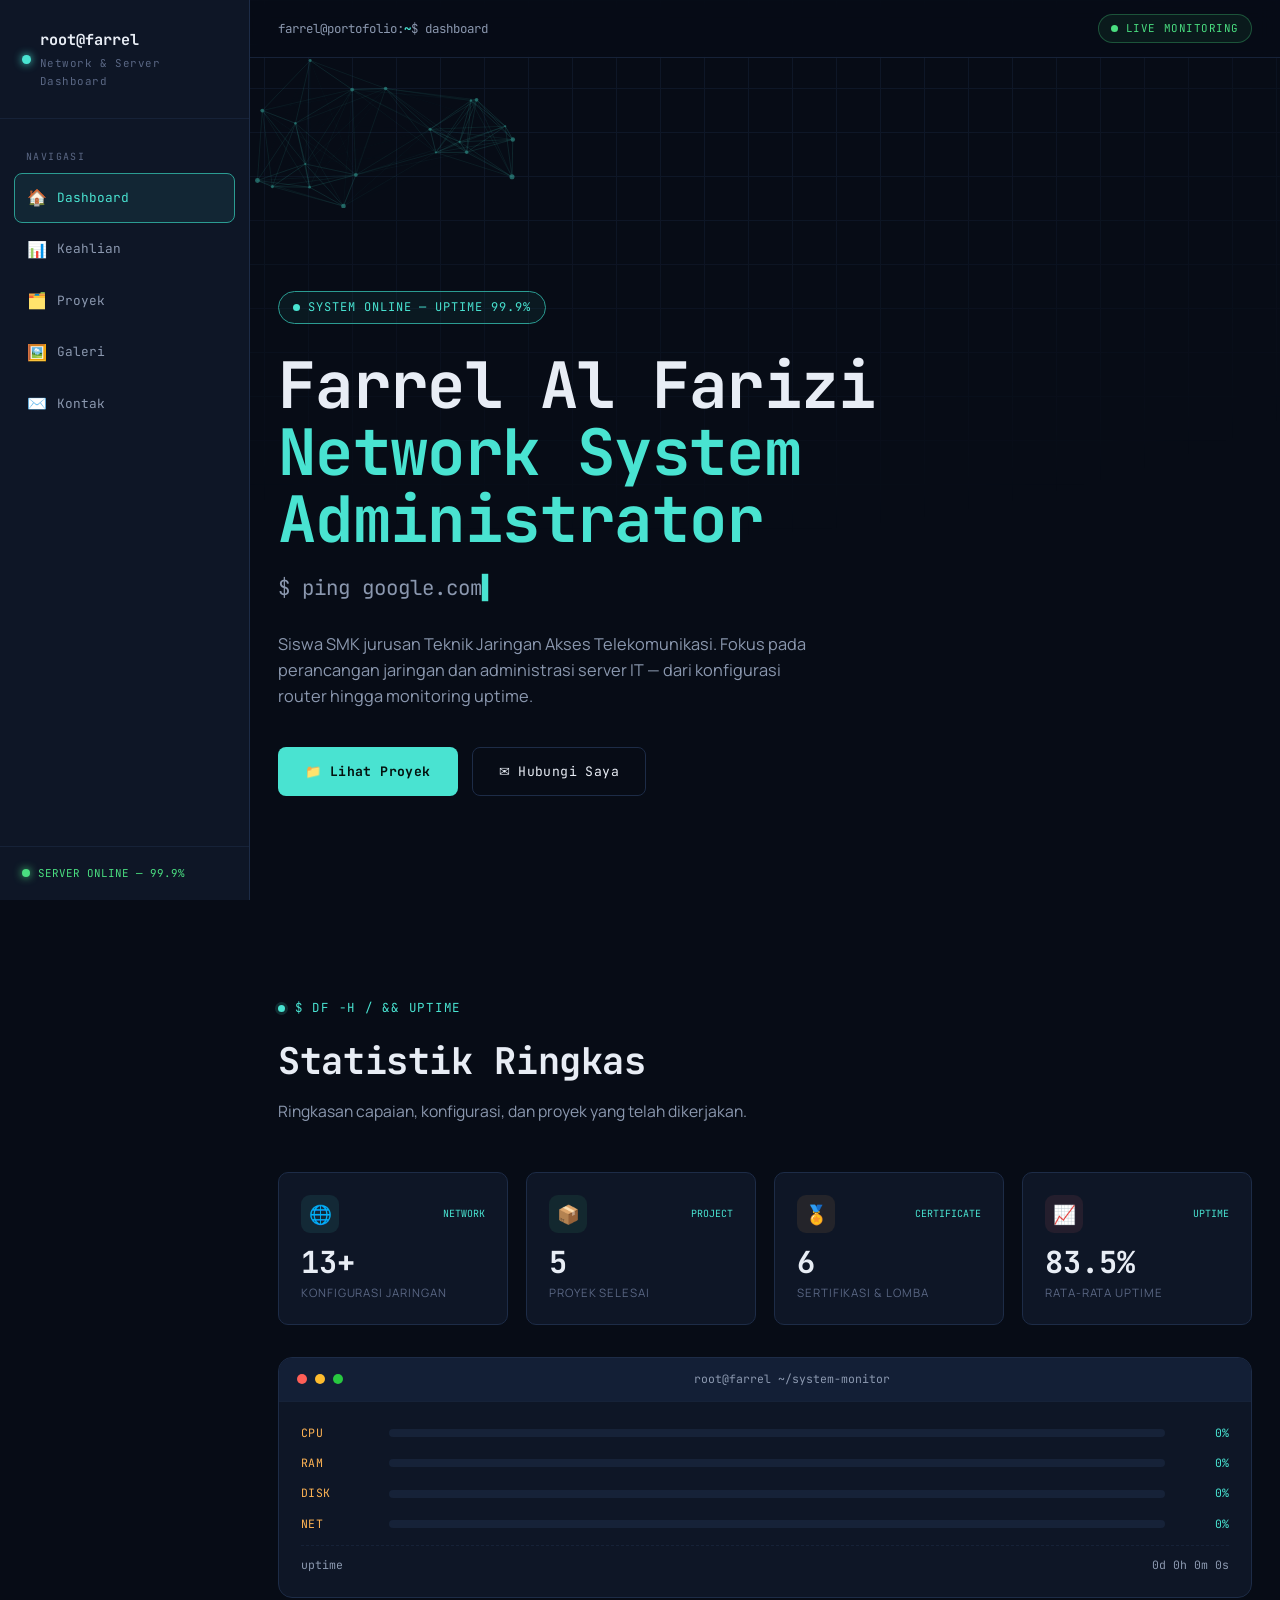
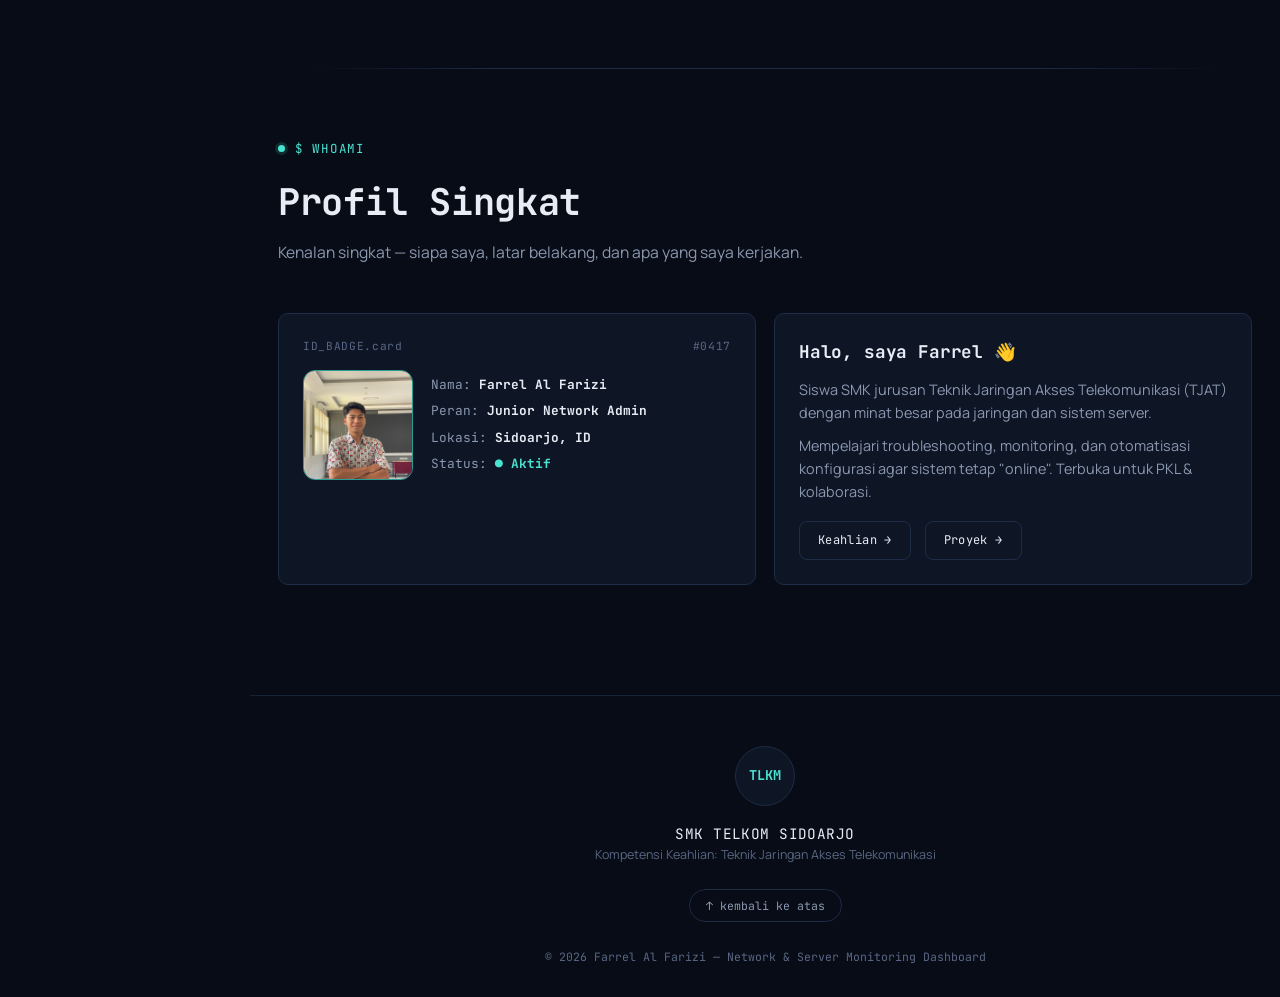
<file: index.html>
<!DOCTYPE html>
<html lang="id">
<head>
<meta charset="UTF-8">
<meta name="viewport" content="width=device-width, initial-scale=1.0">
<title>Farrel Al Farizi — Network & System Administrator | Dashboard</title>
<link rel="preconnect" href="https://fonts.googleapis.com">
<link rel="preconnect" href="https://fonts.gstatic.com" crossorigin>
<link href="https://fonts.googleapis.com/css2?family=JetBrains+Mono:wght@400;500;600;700;800&family=Manrope:wght@400;500;600;700;800&display=swap" rel="stylesheet">
<link rel="stylesheet" href="style.css">
</head>
<body>

<div class="grid-bg"></div>

<div class="layout">

  <!-- ================= SIDEBAR ================= -->
  <aside class="sidebar" id="sidebar">
    <div class="sidebar-head">
      <div class="sidebar-logo">
        <span class="dot"></span>
        <div>root@farrel<small>Network &amp; Server Dashboard</small></div>
      </div>
    </div>
    <nav class="sidebar-nav">
      <div class="nav-label">Navigasi</div>
      <a href="index.html" class="active"><span class="ic">🏠</span>Dashboard</a>
      <a href="skills.html"><span class="ic">📊</span>Keahlian</a>
      <a href="projects.html"><span class="ic">🗂️</span>Proyek</a>
      <a href="gallery.html"><span class="ic">🖼️</span>Galeri</a>
      <a href="contact.html"><span class="ic">✉️</span>Kontak</a>
    </nav>
    <div class="sidebar-foot">
      <div class="status"><span class="dot-s"></span>SERVER ONLINE — 99.9%</div>
    </div>
  </aside>

  <!-- ================= MAIN ================= -->
  <main class="main">

    <!-- topbar -->
    <div class="topbar">
      <button class="menu-btn" id="menuBtn">☰</button>
      <div class="crumb">farrel@portofolio:<b>~</b>$ <span>dashboard</span></div>
      <div class="spacer"></div>
      <div class="live"><span class="blink"></span>LIVE MONITORING</div>
    </div>

    <!-- ============ HERO ============ -->
    <section class="hero" id="beranda">
      <canvas id="netCanvas"></canvas>
      <div class="container hero-inner">
        <div class="status-pill"><span class="blink"></span>SYSTEM ONLINE — UPTIME 99.9%</div>
        <h1>Farrel Al Farizi<br><span class="accent">Network System Administrator</span></h1>
        <div class="role-line">$ <span id="typeTarget"></span><span class="cursor">▌</span></div>
        <p class="desc">Siswa SMK jurusan Teknik Jaringan Akses Telekomunikasi. Fokus pada perancangan jaringan dan administrasi server IT — dari konfigurasi router hingga monitoring uptime.</p>
        <div class="btn-row">
          <a href="projects.html" class="btn btn-primary">📁 Lihat Proyek</a>
          <a href="contact.html" class="btn btn-ghost">✉ Hubungi Saya</a>
        </div>
      </div>
    </section>

    <!-- ============ STATS OVERVIEW ============ -->
    <section class="section-pad" id="statistik" style="padding-top:40px;">
      <div class="container">
        <div class="eyebrow">$ df -h / && uptime</div>
        <h2 class="section-title reveal">Statistik Ringkas</h2>
        <p class="section-sub reveal">Ringkasan capaian, konfigurasi, dan proyek yang telah dikerjakan.</p>

        <div class="stat-grid">
          <div class="stat-card reveal">
            <div class="stat-top"><div class="stat-ic">🌐</div><div class="stat-tag">NETWORK</div></div>
            <div class="stat-num" data-count="15" data-suffix="+">0</div>
            <div class="stat-lbl">Konfigurasi Jaringan</div>
          </div>
          <div class="stat-card reveal">
            <div class="stat-top"><div class="stat-ic green">📦</div><div class="stat-tag">PROJECT</div></div>
            <div class="stat-num" data-count="6">0</div>
            <div class="stat-lbl">Proyek Selesai</div>
          </div>
          <div class="stat-card reveal">
            <div class="stat-top"><div class="stat-ic amber">🏅</div><div class="stat-tag">CERTIFICATE</div></div>
            <div class="stat-num" data-count="7">0</div>
            <div class="stat-lbl">Sertifikasi &amp; Lomba</div>
          </div>
          <div class="stat-card reveal">
            <div class="stat-top"><div class="stat-ic red">📈</div><div class="stat-tag">UPTIME</div></div>
            <div class="stat-num" data-count="99.9" data-decimal="1" data-suffix="%">0</div>
            <div class="stat-lbl">Rata-rata Uptime</div>
          </div>
        </div>

        <!-- live monitor widget -->
        <div class="monitor reveal" style="margin-top:32px;">
          <div class="monitor-head">
            <span class="t-dot r"></span><span class="t-dot y"></span><span class="t-dot g"></span>
            <span class="t-title">root@farrel ~/system-monitor</span>
          </div>
          <div class="monitor-body">
            <div class="metric-row"><span class="m-name">CPU</span><div class="m-bar"><i></i></div><span class="m-val">0%</span></div>
            <div class="metric-row"><span class="m-name">RAM</span><div class="m-bar"><i></i></div><span class="m-val">0%</span></div>
            <div class="metric-row"><span class="m-name">DISK</span><div class="m-bar"><i></i></div><span class="m-val">0%</span></div>
            <div class="metric-row"><span class="m-name">NET</span><div class="m-bar"><i></i></div><span class="m-val">0%</span></div>
            <div class="uptime-line"><span>uptime</span><span class="u-val">0d 0h 0m 0s</span></div>
          </div>
        </div>
      </div>
    </section>

    <div class="container"><div class="divider"></div></div>

    <!-- ============ PROFIL RINGKAS ============ -->
    <section class="section-pad" id="profil">
      <div class="container">
        <div class="eyebrow">$ whoami</div>
        <h2 class="section-title reveal">Profil Singkat</h2>
        <p class="section-sub reveal">Kenalan singkat — siapa saya, latar belakang, dan apa yang saya kerjakan.</p>

        <div class="stat-grid" style="grid-template-columns:repeat(auto-fit,minmax(300px,1fr));">
          <div class="card card-pad reveal">
            <div class="id-card-head" style="font-family:var(--mono);font-size:.7rem;color:var(--text-faint);letter-spacing:.06em;margin-bottom:14px;display:flex;justify-content:space-between;">
              <span>ID_BADGE.card</span><span>#0417</span>
            </div>
            <div style="display:flex;gap:18px;align-items:center;">
              <div style="width:110px;height:110px;border-radius:12px;overflow:hidden;border:1px solid var(--cyan-dim);flex-shrink:0;">
                <img src="data diri.jpeg" alt="Foto Farrel" style="width:100%;height:100%;object-fit:cover;">
              </div>
              <div style="font-family:var(--mono);font-size:.8rem;color:var(--text-dim);">
                <div style="margin-bottom:6px;">Nama: <b style="color:var(--text)">Farrel Al Farizi</b></div>
                <div style="margin-bottom:6px;">Peran: <b style="color:var(--text)">Junior Network Admin</b></div>
                <div style="margin-bottom:6px;">Lokasi: <b style="color:var(--text)">Sidoarjo, ID</b></div>
                <div>Status: <b style="color:var(--cyan)">● Aktif</b></div>
              </div>
            </div>
          </div>

          <div class="card card-pad reveal">
            <h3 style="font-size:1.1rem;margin-bottom:12px;">Halo, saya Farrel 👋</h3>
            <p style="color:var(--text-dim);font-size:.9rem;margin-bottom:10px;">Siswa SMK jurusan Teknik Jaringan Akses Telekomunikasi (TJAT) dengan minat besar pada jaringan dan sistem server.</p>
            <p style="color:var(--text-dim);font-size:.9rem;">Mempelajari troubleshooting, monitoring, dan otomatisasi konfigurasi agar sistem tetap "online". Terbuka untuk PKL &amp; kolaborasi.</p>
            <div class="btn-row" style="margin-top:18px;">
              <a href="skills.html" class="btn btn-ghost" style="padding:9px 18px;font-size:.75rem;">Keahlian →</a>
              <a href="projects.html" class="btn btn-ghost" style="padding:9px 18px;font-size:.75rem;">Proyek →</a>
            </div>
          </div>
        </div>
      </div>
    </section>

    <!-- ============ FOOTER ============ -->
    <footer>
      <div class="container footer-inner">
        <div class="school-badge">TLKM</div>
        <div>
          <div class="school-name">SMK TELKOM SIDOARJO</div>
          <div class="school-sub">Kompetensi Keahlian: Teknik Jaringan Akses Telekomunikasi</div>
        </div>
        <button class="back-top" id="backTop">↑ kembali ke atas</button>
        <div class="copyright">© 2026 Farrel Al Farizi — Network &amp; Server Monitoring Dashboard</div>
      </div>
    </footer>

  </main>
</div>

<script src="main.js"></script>
<script>
/* ---------- counting animation for stat numbers ---------- */
function initCounters(){
  const nums = document.querySelectorAll('.stat-num[data-count]');
  const obs = new IntersectionObserver((entries)=>{
    entries.forEach(e=>{
      if(!e.isIntersecting) return;
      const el = e.target;
      const target = parseFloat(el.dataset.count);
      const dec = parseInt(el.dataset.decimal||'0');
      const suffix = el.dataset.suffix||'';
      const dur = 1200, start = performance.now();
      (function tick(now){
        const p = Math.min(1,(now-start)/dur);
        const ease = 1 - Math.pow(1-p,3);
        el.textContent = (target*ease).toFixed(dec) + suffix;
        if(p<1) requestAnimationFrame(tick);
      })(start);
      obs.unobserve(el);
    });
  },{threshold:0.5});
  nums.forEach(n=>obs.observe(n));
}
initCounters();
</script>
</body>
</html>
</file>
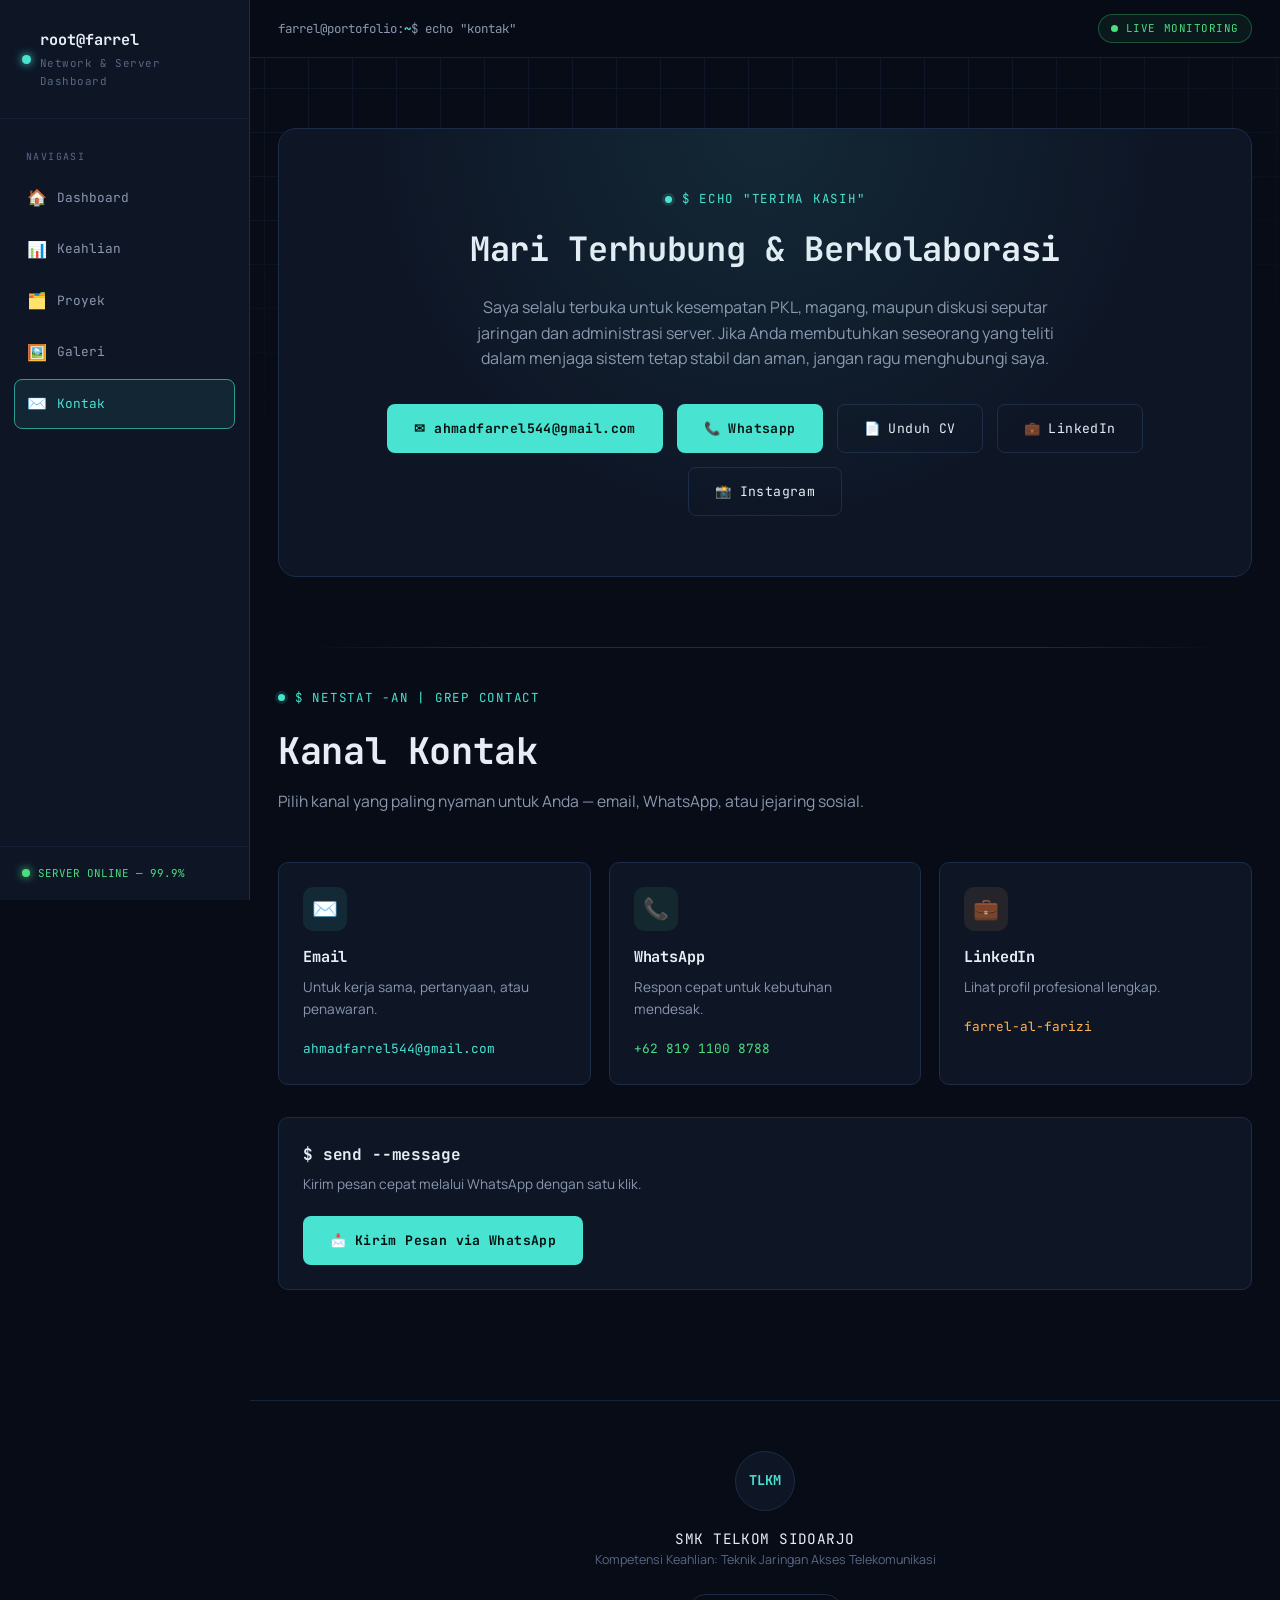
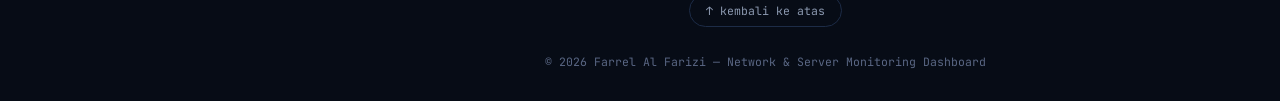
<file: contact.html>
<!DOCTYPE html>
<html lang="id">
<head>
<meta charset="UTF-8">
<meta name="viewport" content="width=device-width, initial-scale=1.0">
<title>Kontak — Farrel Al Farizi</title>
<link rel="preconnect" href="https://fonts.googleapis.com">
<link rel="preconnect" href="https://fonts.gstatic.com" crossorigin>
<link href="https://fonts.googleapis.com/css2?family=JetBrains+Mono:wght@400;500;600;700;800&family=Manrope:wght@400;500;600;700;800&display=swap" rel="stylesheet">
<link rel="stylesheet" href="style.css">
</head>
<body>

<div class="grid-bg"></div>

<div class="layout">

  <aside class="sidebar">
    <div class="sidebar-head">
      <div class="sidebar-logo">
        <span class="dot"></span>
        <div>root@farrel<small>Network &amp; Server Dashboard</small></div>
      </div>
    </div>
    <nav class="sidebar-nav">
      <div class="nav-label">Navigasi</div>
      <a href="index.html"><span class="ic">🏠</span>Dashboard</a>
      <a href="skills.html"><span class="ic">📊</span>Keahlian</a>
      <a href="projects.html"><span class="ic">🗂️</span>Proyek</a>
      <a href="gallery.html"><span class="ic">🖼️</span>Galeri</a>
      <a href="contact.html" class="active"><span class="ic">✉️</span>Kontak</a>
    </nav>
    <div class="sidebar-foot">
      <div class="status"><span class="dot-s"></span>SERVER ONLINE — 99.9%</div>
    </div>
  </aside>

  <main class="main">

    <div class="topbar">
      <button class="menu-btn" id="menuBtn">☰</button>
      <div class="crumb">farrel@portofolio:<b>~</b>$ <span>echo "kontak"</span></div>
      <div class="spacer"></div>
      <div class="live"><span class="blink"></span>LIVE MONITORING</div>
    </div>

    <!-- ============ CONTACT HERO ============ -->
    <section class="section-pad" id="kontak">
      <div class="container">
        <div class="closing reveal">
          <div class="eyebrow" style="justify-content:center;">$ echo "terima kasih"</div>
          <h2>Mari Terhubung &amp; Berkolaborasi</h2>
          <p>Saya selalu terbuka untuk kesempatan PKL, magang, maupun diskusi seputar jaringan dan administrasi server. Jika Anda membutuhkan seseorang yang teliti dalam menjaga sistem tetap stabil dan aman, jangan ragu menghubungi saya.</p>
          <div class="contact-row">
            <a href="mailto:ahmadfarrel544@gmail.com" class="btn btn-primary">✉ ahmadfarrel544@gmail.com</a>
            <a href="https://wa.me/6281911008788" target="_blank" class="btn btn-primary">📞 Whatsapp</a>
            <a href="https://canva.link/yfz1afcbm7g6ur5" target="_blank" class="btn btn-ghost">📄 Unduh CV</a>
            <a href="https://www.linkedin.com/in/farrel-al-farizi-3a0b05365" target="_blank" class="btn btn-ghost">💼 LinkedIn</a>
            <a href="https://www.instagram.com/frrlal1?igsh=MTd1ZzZhemx5d2dseA==" target="_blank" class="btn btn-ghost">📸 Instagram</a>
          </div>
        </div>
      </div>
    </section>

    <div class="container"><div class="divider"></div></div>

    <!-- ============ INFO + FORM ============ -->
    <section class="section-pad" id="pesan" style="padding-top:40px;">
      <div class="container">
        <div class="eyebrow">$ netstat -an | grep CONTACT</div>
        <h2 class="section-title reveal">Kanal Kontak</h2>
        <p class="section-sub reveal">Pilih kanal yang paling nyaman untuk Anda — email, WhatsApp, atau jejaring sosial.</p>

        <div class="stat-grid" style="grid-template-columns:repeat(auto-fit,minmax(260px,1fr));">
          <div class="card card-pad reveal">
            <div class="stat-ic" style="width:44px;height:44px;border-radius:10px;background:rgba(73,227,209,.09);display:flex;align-items:center;justify-content:center;font-size:1.3rem;margin-bottom:14px;">✉️</div>
            <h3 style="font-family:var(--mono);font-size:.95rem;margin-bottom:8px;">Email</h3>
            <p style="color:var(--text-dim);font-size:.85rem;margin-bottom:14px;">Untuk kerja sama, pertanyaan, atau penawaran.</p>
            <a href="mailto:ahmadfarrel544@gmail.com" style="font-family:var(--mono);font-size:.8rem;color:var(--cyan);">ahmadfarrel544@gmail.com</a>
          </div>
          <div class="card card-pad reveal">
            <div class="stat-ic" style="width:44px;height:44px;border-radius:10px;background:rgba(74,222,128,.09);display:flex;align-items:center;justify-content:center;font-size:1.3rem;margin-bottom:14px;">📞</div>
            <h3 style="font-family:var(--mono);font-size:.95rem;margin-bottom:8px;">WhatsApp</h3>
            <p style="color:var(--text-dim);font-size:.85rem;margin-bottom:14px;">Respon cepat untuk kebutuhan mendesak.</p>
            <a href="https://wa.me/6281911008788" target="_blank" style="font-family:var(--mono);font-size:.8rem;color:var(--green);">+62 819 1100 8788</a>
          </div>
          <div class="card card-pad reveal">
            <div class="stat-ic" style="width:44px;height:44px;border-radius:10px;background:rgba(255,180,84,.09);display:flex;align-items:center;justify-content:center;font-size:1.3rem;margin-bottom:14px;">💼</div>
            <h3 style="font-family:var(--mono);font-size:.95rem;margin-bottom:8px;">LinkedIn</h3>
            <p style="color:var(--text-dim);font-size:.85rem;margin-bottom:14px;">Lihat profil profesional lengkap.</p>
            <a href="https://www.linkedin.com/in/farrel-al-farizi-3a0b05365" target="_blank" style="font-family:var(--mono);font-size:.8rem;color:var(--amber);">farrel-al-farizi</a>
          </div>
        </div>

        <!-- pesan cepat -->
        <div class="card card-pad reveal" style="margin-top:32px;">
          <h3 style="font-family:var(--mono);font-size:1rem;margin-bottom:6px;">$ send --message</h3>
          <p style="color:var(--text-dim);font-size:.85rem;margin-bottom:20px;">Kirim pesan cepat melalui WhatsApp dengan satu klik.</p>
          <div class="btn-row">
            <a href="https://wa.me/6281911008788?text=Halo%20Farrel,%20saya%20tertarik%20dengan%20portofoliomu!" target="_blank" class="btn btn-primary">📩 Kirim Pesan via WhatsApp</a>
          </div>
        </div>
      </div>
    </section>

    <footer>
      <div class="container footer-inner">
        <div class="school-badge">TLKM</div>
        <div>
          <div class="school-name">SMK TELKOM SIDOARJO</div>
          <div class="school-sub">Kompetensi Keahlian: Teknik Jaringan Akses Telekomunikasi</div>
        </div>
        <button class="back-top" id="backTop">↑ kembali ke atas</button>
        <div class="copyright">© 2026 Farrel Al Farizi — Network &amp; Server Monitoring Dashboard</div>
      </div>
    </footer>

  </main>
</div>

<script src="main.js"></script>
</body>
</html>
</file>
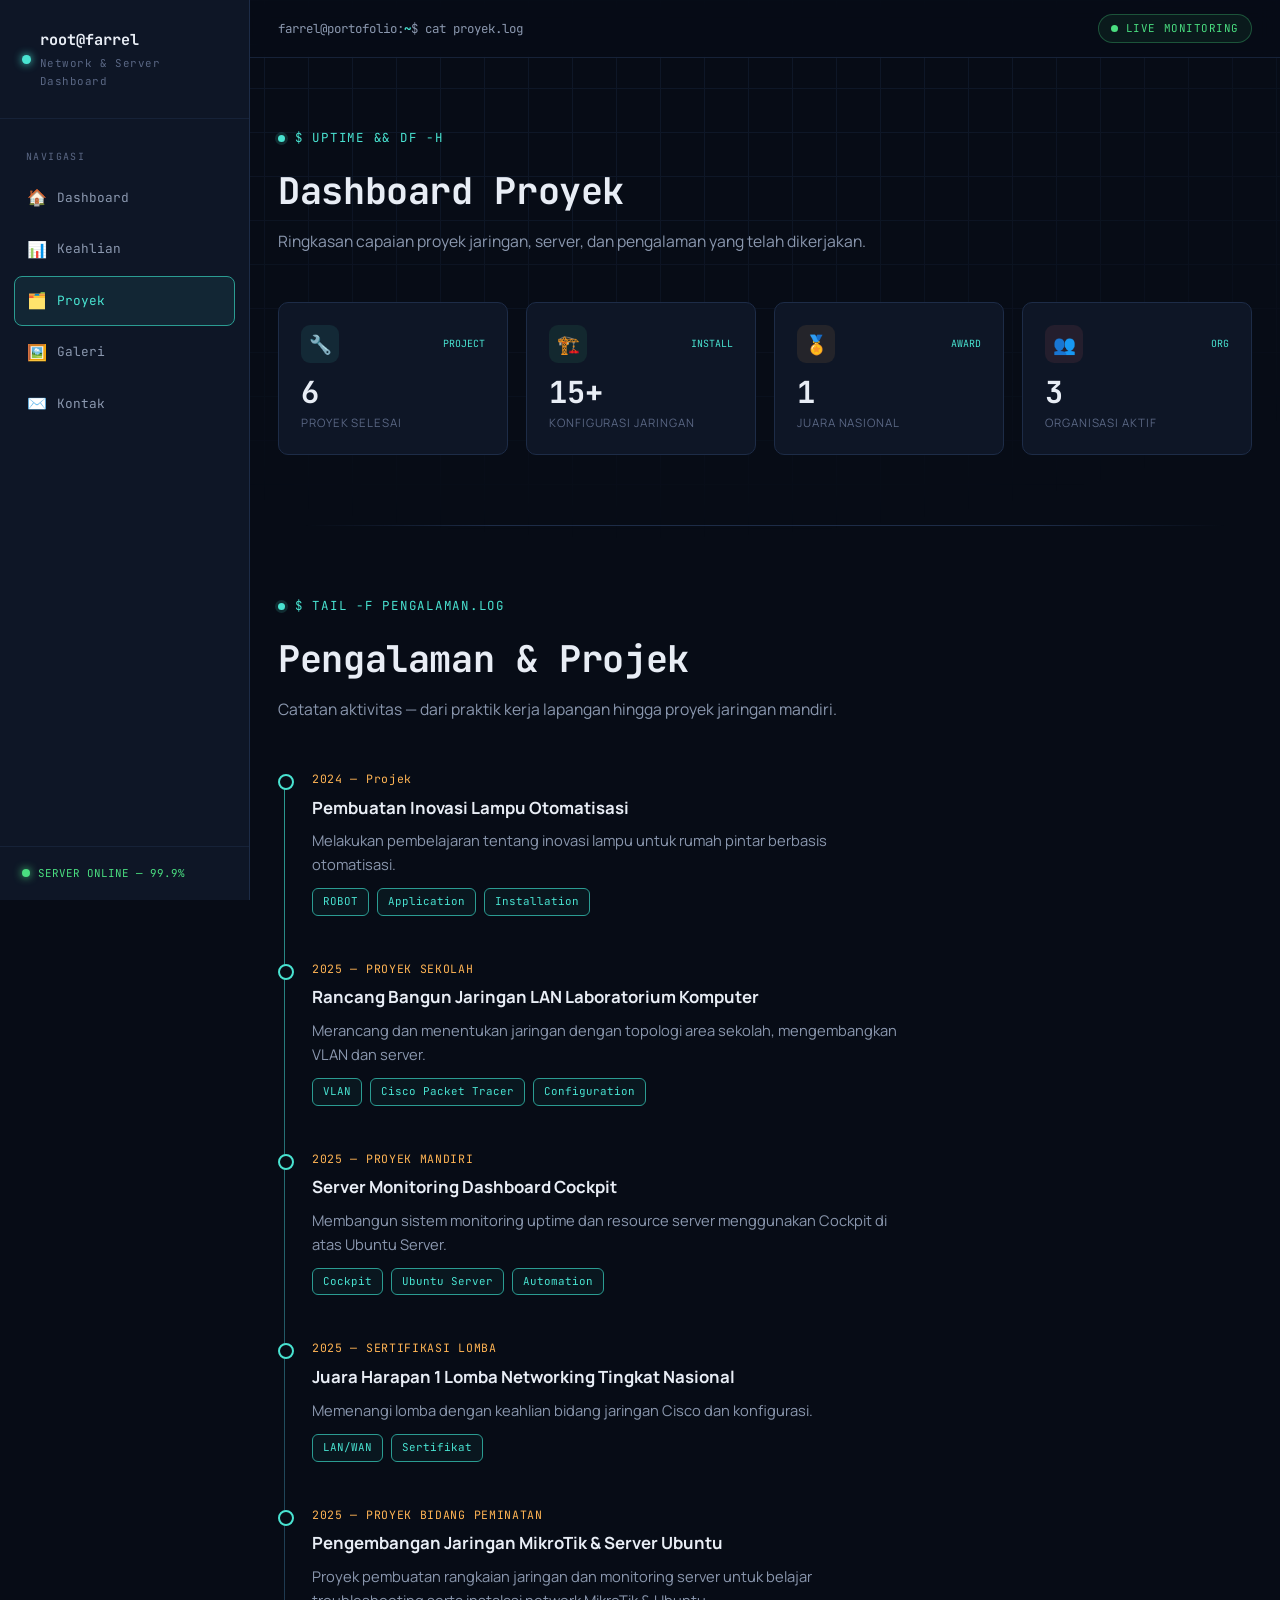
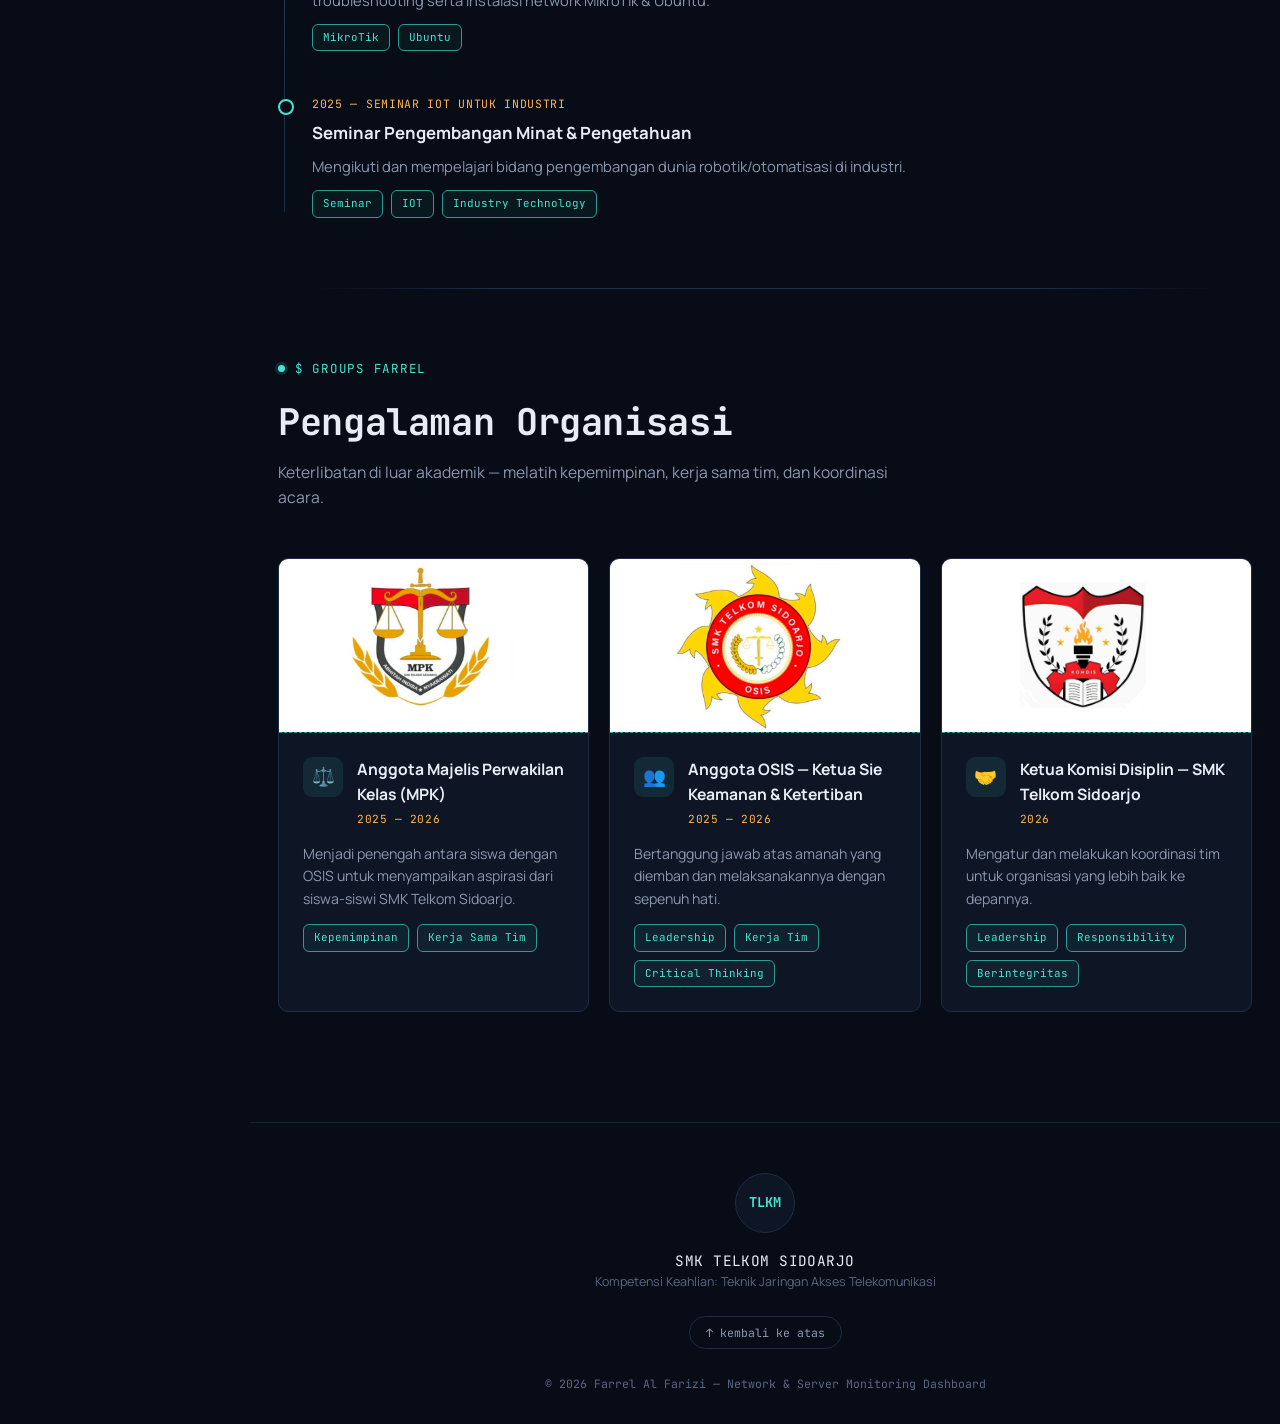
<file: projects.html>
<!DOCTYPE html>
<html lang="id">
<head>
<meta charset="UTF-8">
<meta name="viewport" content="width=device-width, initial-scale=1.0">
<title>Proyek &amp; Pengalaman — Farrel Al Farizi</title>
<link rel="preconnect" href="https://fonts.googleapis.com">
<link rel="preconnect" href="https://fonts.gstatic.com" crossorigin>
<link href="https://fonts.googleapis.com/css2?family=JetBrains+Mono:wght@400;500;600;700;800&family=Manrope:wght@400;500;600;700;800&display=swap" rel="stylesheet">
<link rel="stylesheet" href="style.css">
</head>
<body>

<div class="grid-bg"></div>

<div class="layout">

  <aside class="sidebar" id="sidebar">
    <div class="sidebar-head">
      <div class="sidebar-logo">
        <span class="dot"></span>
        <div>root@farrel<small>Network &amp; Server Dashboard</small></div>
      </div>
    </div>
    <nav class="sidebar-nav">
      <div class="nav-label">Navigasi</div>
      <a href="index.html"><span class="ic">🏠</span>Dashboard</a>
      <a href="skills.html"><span class="ic">📊</span>Keahlian</a>
      <a href="projects.html" class="active"><span class="ic">🗂️</span>Proyek</a>
      <a href="gallery.html"><span class="ic">🖼️</span>Galeri</a>
      <a href="contact.html"><span class="ic">✉️</span>Kontak</a>
    </nav>
    <div class="sidebar-foot">
      <div class="status"><span class="dot-s"></span>SERVER ONLINE — 99.9%</div>
    </div>
  </aside>

  <main class="main">

    <div class="topbar">
      <button class="menu-btn" id="menuBtn">☰</button>
      <div class="crumb">farrel@portofolio:<b>~</b>$ <span>cat proyek.log</span></div>
      <div class="spacer"></div>
      <div class="live"><span class="blink"></span>LIVE MONITORING</div>
    </div>

    <!-- ============ STATS ============ -->
    <section class="section-pad" id="statistik">
      <div class="container">
        <div class="eyebrow">$ uptime && df -h</div>
        <h2 class="section-title reveal">Dashboard Proyek</h2>
        <p class="section-sub reveal">Ringkasan capaian proyek jaringan, server, dan pengalaman yang telah dikerjakan.</p>

        <div class="stat-grid">
          <div class="stat-card reveal">
            <div class="stat-top"><div class="stat-ic">🔧</div><div class="stat-tag">PROJECT</div></div>
            <div class="stat-num" data-count="6">0</div>
            <div class="stat-lbl">Proyek Selesai</div>
          </div>
          <div class="stat-card reveal">
            <div class="stat-top"><div class="stat-ic green">🏗️</div><div class="stat-tag">INSTALL</div></div>
            <div class="stat-num" data-count="15" data-suffix="+">0</div>
            <div class="stat-lbl">Konfigurasi Jaringan</div>
          </div>
          <div class="stat-card reveal">
            <div class="stat-top"><div class="stat-ic amber">🏅</div><div class="stat-tag">AWARD</div></div>
            <div class="stat-num" data-count="1">0</div>
            <div class="stat-lbl">Juara Nasional</div>
          </div>
          <div class="stat-card reveal">
            <div class="stat-top"><div class="stat-ic red">👥</div><div class="stat-tag">ORG</div></div>
            <div class="stat-num" data-count="3">0</div>
            <div class="stat-lbl">Organisasi Aktif</div>
          </div>
        </div>
      </div>
    </section>

    <div class="container"><div class="divider"></div></div>

    <!-- ============ TIMELINE ============ -->
    <section class="section-pad" id="pengalaman">
      <div class="container">
        <div class="eyebrow">$ tail -f pengalaman.log</div>
        <h2 class="section-title reveal">Pengalaman &amp; Projek</h2>
        <p class="section-sub reveal">Catatan aktivitas — dari praktik kerja lapangan hingga proyek jaringan mandiri.</p>

        <div class="timeline">
          <div class="tl-item reveal">
            <div class="tl-meta">2024 — Projek</div>
            <h4>Pembuatan Inovasi Lampu Otomatisasi</h4>
            <p>Melakukan pembelajaran tentang inovasi lampu untuk rumah pintar berbasis otomatisasi.</p>
            <div class="tl-tags"><span>ROBOT</span><span>Application</span><span>Installation</span></div>
          </div>
          <div class="tl-item reveal">
            <div class="tl-meta">2025 — PROYEK SEKOLAH</div>
            <h4>Rancang Bangun Jaringan LAN Laboratorium Komputer</h4>
            <p>Merancang dan menentukan jaringan dengan topologi area sekolah, mengembangkan VLAN dan server.</p>
            <div class="tl-tags"><span>VLAN</span><span>Cisco Packet Tracer</span><span>Configuration</span></div>
          </div>
          <div class="tl-item reveal">
            <div class="tl-meta">2025 — PROYEK MANDIRI</div>
            <h4>Server Monitoring Dashboard Cockpit</h4>
            <p>Membangun sistem monitoring uptime dan resource server menggunakan Cockpit di atas Ubuntu Server.</p>
            <div class="tl-tags"><span>Cockpit</span><span>Ubuntu Server</span><span>Automation</span></div>
          </div>
          <div class="tl-item reveal">
            <div class="tl-meta">2025 — SERTIFIKASI LOMBA</div>
            <h4>Juara Harapan 1 Lomba Networking Tingkat Nasional</h4>
            <p>Memenangi lomba dengan keahlian bidang jaringan Cisco dan konfigurasi.</p>
            <div class="tl-tags"><span>LAN/WAN</span><span>Sertifikat</span></div>
          </div>
          <div class="tl-item reveal">
            <div class="tl-meta">2025 — PROYEK BIDANG PEMINATAN</div>
            <h4>Pengembangan Jaringan MikroTik &amp; Server Ubuntu</h4>
            <p>Proyek pembuatan rangkaian jaringan dan monitoring server untuk belajar troubleshooting serta instalasi network MikroTik &amp; Ubuntu.</p>
            <div class="tl-tags"><span>MikroTik</span><span>Ubuntu</span></div>
          </div>
          <div class="tl-item reveal">
            <div class="tl-meta">2025 — SEMINAR IOT UNTUK INDUSTRI</div>
            <h4>Seminar Pengembangan Minat &amp; Pengetahuan</h4>
            <p>Mengikuti dan mempelajari bidang pengembangan dunia robotik/otomatisasi di industri.</p>
            <div class="tl-tags"><span>Seminar</span><span>IOT</span><span>Industry Technology</span></div>
          </div>
        </div>
      </div>
    </section>

    <div class="container"><div class="divider"></div></div>

    <!-- ============ ORGANISASI ============ -->
    <section class="section-pad" id="organisasi">
      <div class="container">
        <div class="eyebrow">$ groups farrel</div>
        <h2 class="section-title reveal">Pengalaman Organisasi</h2>
        <p class="section-sub reveal">Keterlibatan di luar akademik — melatih kepemimpinan, kerja sama tim, dan koordinasi acara.</p>

        <div class="org-grid">
          <div class="org-card reveal">
            <div class="org-image" id="orgImg1">
              <img src="logo mpk.png" alt="MPK" onload="this.closest('.org-image').classList.add('has-photo')" onerror="this.style.display='none'">
              <div class="org-img-placeholder"><b style="color:var(--text-dim)">mpk</b></div>
            </div>
            <div class="org-body">
              <div class="org-head">
                <div class="org-icon">⚖️</div>
                <div><h4>Anggota Majelis Perwakilan Kelas (MPK)</h4><div class="org-period">2025 — 2026</div></div>
              </div>
              <p>Menjadi penengah antara siswa dengan OSIS untuk menyampaikan aspirasi dari siswa-siswi SMK Telkom Sidoarjo.</p>
              <div class="tl-tags"><span>Kepemimpinan</span><span>Kerja Sama Tim</span></div>
            </div>
          </div>

          <div class="org-card reveal">
            <div class="org-image" id="orgImg2">
              <img src="logo osis.png" alt="OSIS" onload="this.closest('.org-image').classList.add('has-photo')" onerror="this.style.display='none'">
              <div class="org-img-placeholder"><b style="color:var(--text-dim)">osis</b></div>
            </div>
            <div class="org-body">
              <div class="org-head">
                <div class="org-icon">👥</div>
                <div><h4>Anggota OSIS — Ketua Sie Keamanan &amp; Ketertiban</h4><div class="org-period">2025 — 2026</div></div>
              </div>
              <p>Bertanggung jawab atas amanah yang diemban dan melaksanakannya dengan sepenuh hati.</p>
              <div class="tl-tags"><span>Leadership</span><span>Kerja Tim</span><span>Critical Thinking</span></div>
            </div>
          </div>

          <div class="org-card reveal">
            <div class="org-image" id="orgImg3">
              <img src="logo komdis.png" alt="Komdis" onload="this.closest('.org-image').classList.add('has-photo')" onerror="this.style.display='none'">
              <div class="org-img-placeholder"><b style="color:var(--text-dim)">komdis</b></div>
            </div>
            <div class="org-body">
              <div class="org-head">
                <div class="org-icon">🤝</div>
                <div><h4>Ketua Komisi Disiplin — SMK Telkom Sidoarjo</h4><div class="org-period">2026</div></div>
              </div>
              <p>Mengatur dan melakukan koordinasi tim untuk organisasi yang lebih baik ke depannya.</p>
              <div class="tl-tags"><span>Leadership</span><span>Responsibility</span><span>Berintegritas</span></div>
            </div>
          </div>
        </div>
      </div>
    </section>

    <footer>
      <div class="container footer-inner">
        <div class="school-badge">TLKM</div>
        <div>
          <div class="school-name">SMK TELKOM SIDOARJO</div>
          <div class="school-sub">Kompetensi Keahlian: Teknik Jaringan Akses Telekomunikasi</div>
        </div>
        <button class="back-top" id="backTop">↑ kembali ke atas</button>
        <div class="copyright">© 2026 Farrel Al Farizi — Network &amp; Server Monitoring Dashboard</div>
      </div>
    </footer>

  </main>
</div>

<script src="main.js"></script>
<script>
/* ---------- counting animation ---------- */
function initCounters(){
  const nums = document.querySelectorAll('.stat-num[data-count]');
  const obs = new IntersectionObserver((entries)=>{
    entries.forEach(e=>{
      if(!e.isIntersecting) return;
      const el=e.target, target=parseFloat(el.dataset.count), dec=parseInt(el.dataset.decimal||'0'), suffix=el.dataset.suffix||'';
      const dur=1200, start=performance.now();
      (function tick(now){ const p=Math.min(1,(now-start)/dur); const ease=1-Math.pow(1-p,3); el.textContent=(target*ease).toFixed(dec)+suffix; if(p<1) requestAnimationFrame(tick); })(start);
      obs.unobserve(el);
    });
  },{threshold:0.5});
  nums.forEach(n=>obs.observe(n));
}
initCounters();
</script>
</body>
</html>
</file>
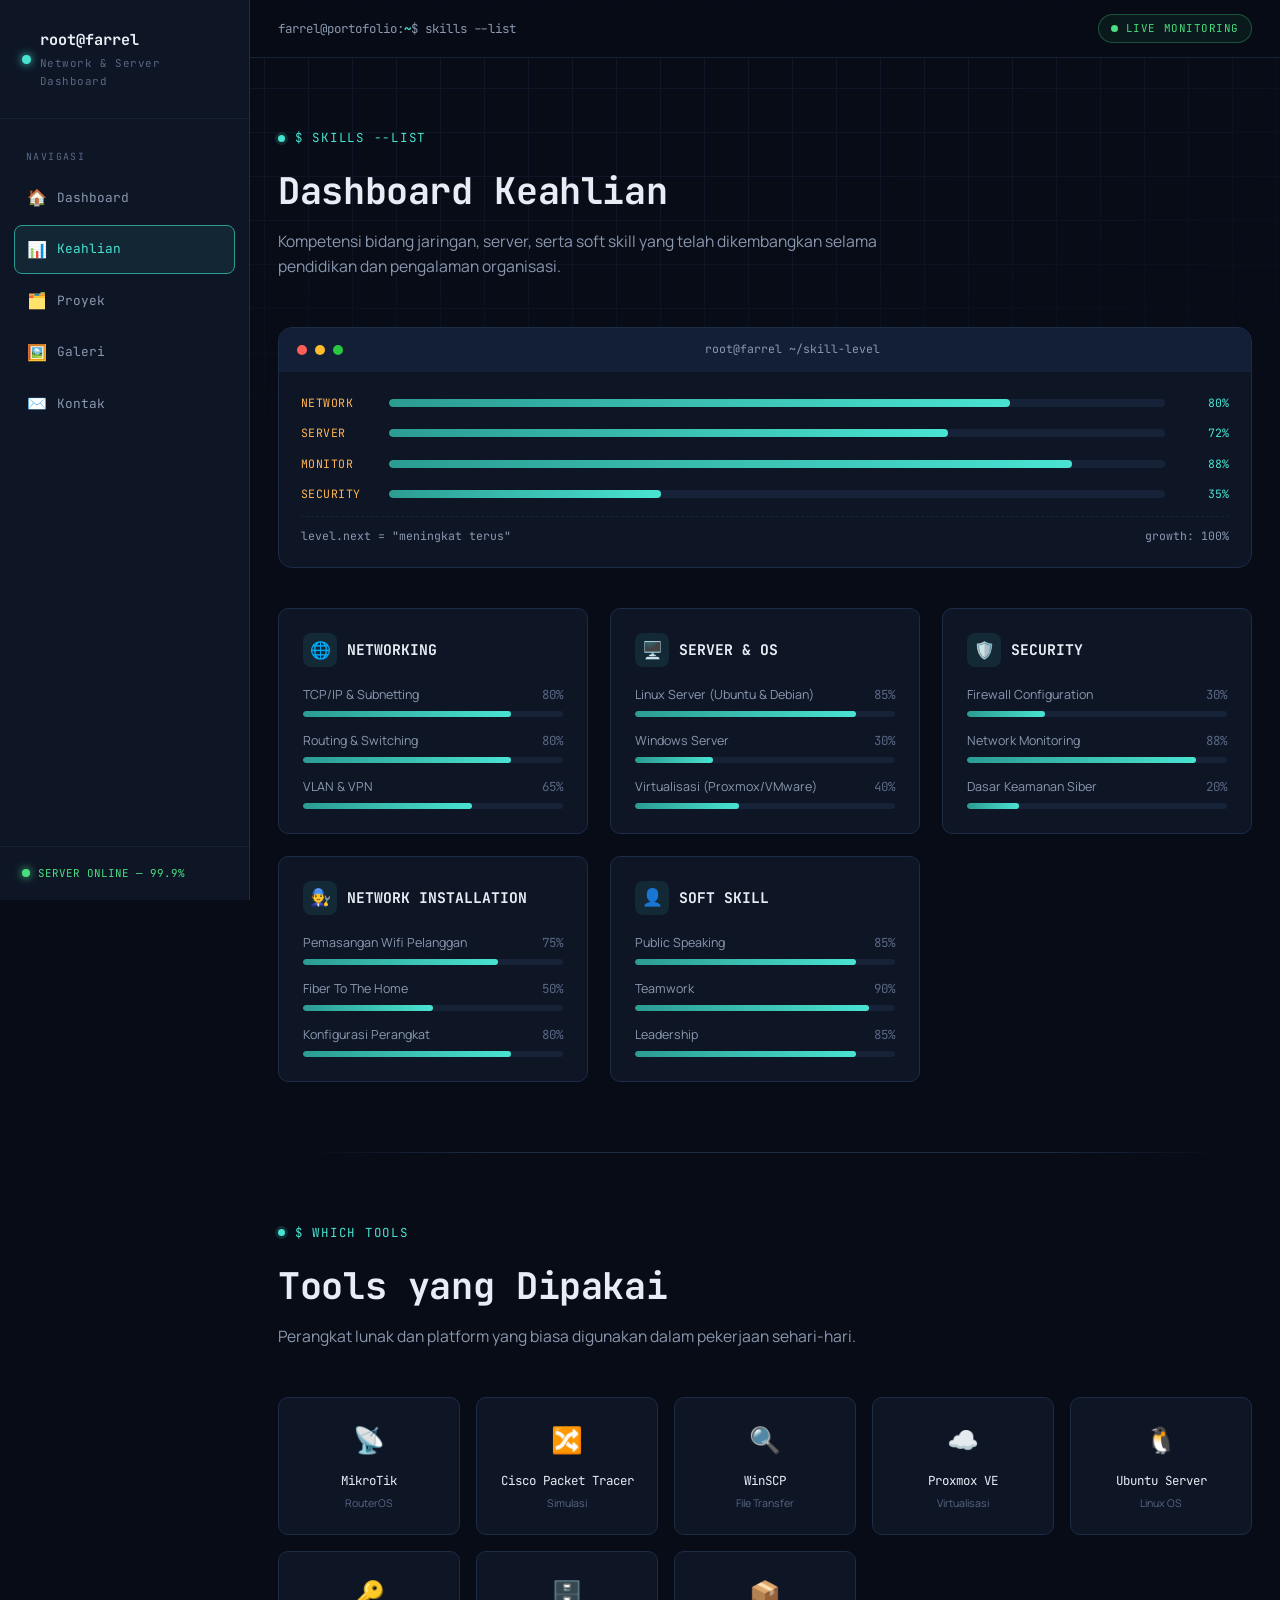
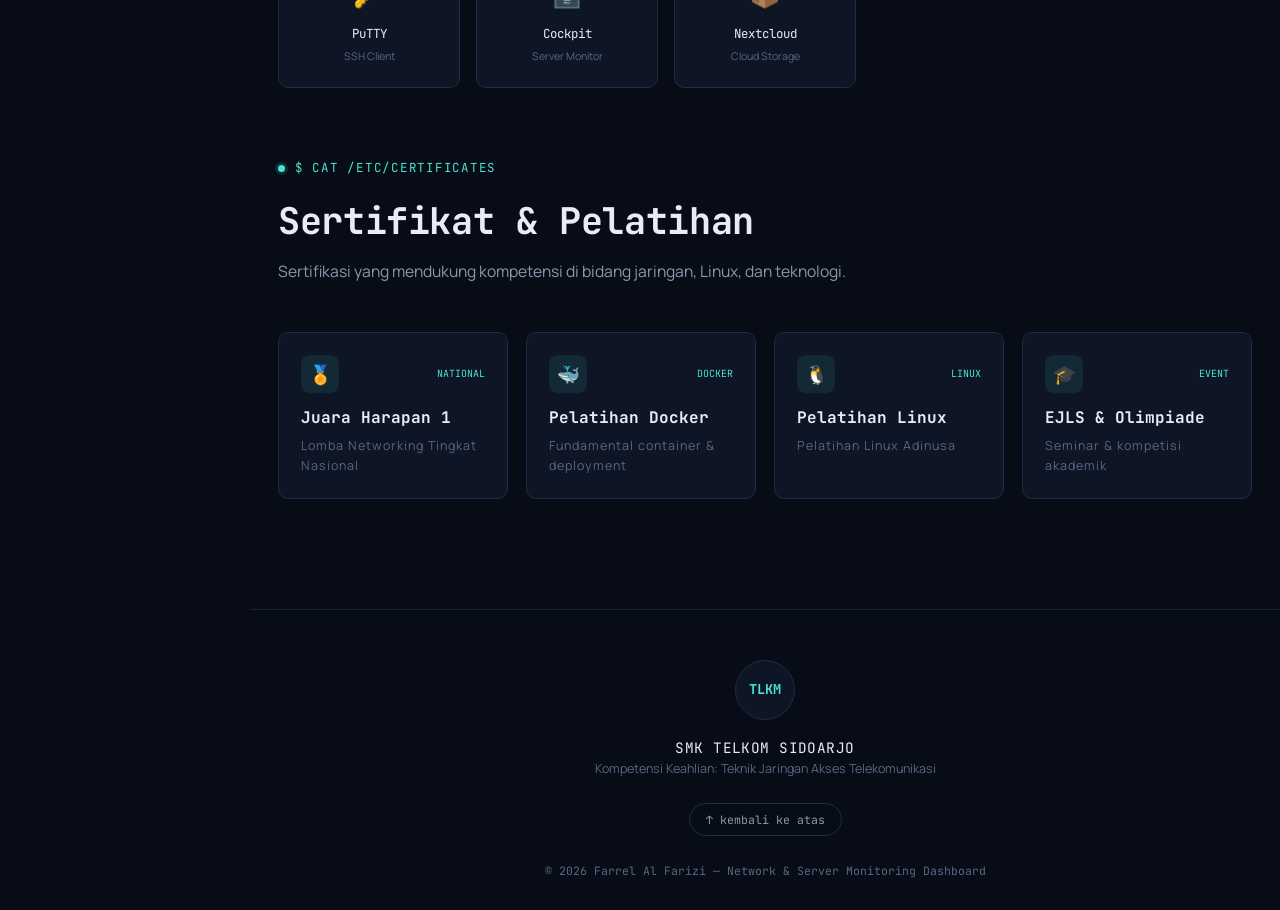
<file: skills.html>
<!DOCTYPE html>
<html lang="id">
<head>
<meta charset="UTF-8">
<meta name="viewport" content="width=device-width, initial-scale=1.0">
<title>Keahlian — Farrel Al Farizi</title>
<link rel="preconnect" href="https://fonts.googleapis.com">
<link rel="preconnect" href="https://fonts.gstatic.com" crossorigin>
<link href="https://fonts.googleapis.com/css2?family=JetBrains+Mono:wght@400;500;600;700;800&family=Manrope:wght@400;500;600;700;800&display=swap" rel="stylesheet">
<link rel="stylesheet" href="style.css">
</head>
<body>

<div class="grid-bg"></div>

<div class="layout">

  <aside class="sidebar" id="sidebar">
    <div class="sidebar-head">
      <div class="sidebar-logo">
        <span class="dot"></span>
        <div>root@farrel<small>Network &amp; Server Dashboard</small></div>
      </div>
    </div>
    <nav class="sidebar-nav">
      <div class="nav-label">Navigasi</div>
      <a href="index.html"><span class="ic">🏠</span>Dashboard</a>
      <a href="skills.html" class="active"><span class="ic">📊</span>Keahlian</a>
      <a href="projects.html"><span class="ic">🗂️</span>Proyek</a>
      <a href="gallery.html"><span class="ic">🖼️</span>Galeri</a>
      <a href="contact.html"><span class="ic">✉️</span>Kontak</a>
    </nav>
    <div class="sidebar-foot">
      <div class="status"><span class="dot-s"></span>SERVER ONLINE — 99.9%</div>
    </div>
  </aside>

  <main class="main">

    <div class="topbar">
      <button class="menu-btn" id="menuBtn">☰</button>
      <div class="crumb">farrel@portofolio:<b>~</b>$ <span>skills --list</span></div>
      <div class="spacer"></div>
      <div class="live"><span class="blink"></span>LIVE MONITORING</div>
    </div>

    <!-- ============ SKILLS ============ -->
    <section class="section-pad" id="teknologi">
      <div class="container">
        <div class="eyebrow">$ skills --list</div>
        <h2 class="section-title reveal">Dashboard Keahlian</h2>
        <p class="section-sub reveal">Kompetensi bidang jaringan, server, serta soft skill yang telah dikembangkan selama pendidikan dan pengalaman organisasi.</p>

        <!-- server monitor summary -->
        <div class="monitor reveal" style="margin-bottom:40px;">
          <div class="monitor-head"><span class="t-dot r"></span><span class="t-dot y"></span><span class="t-dot g"></span><span class="t-title">root@farrel ~/skill-level</span></div>
          <div class="monitor-body">
            <div class="metric-row"><span class="m-name">NETWORK</span><div class="m-bar"><i style="width:80%"></i></div><span class="m-val">80%</span></div>
            <div class="metric-row"><span class="m-name">SERVER</span><div class="m-bar"><i style="width:72%"></i></div><span class="m-val">72%</span></div>
            <div class="metric-row"><span class="m-name">MONITOR</span><div class="m-bar"><i style="width:88%"></i></div><span class="m-val">88%</span></div>
            <div class="metric-row"><span class="m-name">SECURITY</span><div class="m-bar"><i style="width:35%"></i></div><span class="m-val">35%</span></div>
            <div class="uptime-line"><span>level.next = "meningkat terus"</span><span class="u-val">growth: 100%</span></div>
          </div>
        </div>

        <div class="skill-cats">
          <div class="skill-card reveal">
            <div class="cat-head"><div class="icon">🌐</div><h4>NETWORKING</h4></div>
            <div class="skill-item"><div class="top-row"><span>TCP/IP &amp; Subnetting</span><span>80%</span></div><div class="bar-track"><div class="bar-fill" data-w="80"></div></div></div>
            <div class="skill-item"><div class="top-row"><span>Routing &amp; Switching</span><span>80%</span></div><div class="bar-track"><div class="bar-fill" data-w="80"></div></div></div>
            <div class="skill-item"><div class="top-row"><span>VLAN &amp; VPN</span><span>65%</span></div><div class="bar-track"><div class="bar-fill" data-w="65"></div></div></div>
          </div>

          <div class="skill-card reveal">
            <div class="cat-head"><div class="icon">🖥️</div><h4>SERVER &amp; OS</h4></div>
            <div class="skill-item"><div class="top-row"><span>Linux Server (Ubuntu &amp; Debian)</span><span>85%</span></div><div class="bar-track"><div class="bar-fill" data-w="85"></div></div></div>
            <div class="skill-item"><div class="top-row"><span>Windows Server</span><span>30%</span></div><div class="bar-track"><div class="bar-fill" data-w="30"></div></div></div>
            <div class="skill-item"><div class="top-row"><span>Virtualisasi (Proxmox/VMware)</span><span>40%</span></div><div class="bar-track"><div class="bar-fill" data-w="40"></div></div></div>
          </div>

          <div class="skill-card reveal">
            <div class="cat-head"><div class="icon">🛡️</div><h4>SECURITY</h4></div>
            <div class="skill-item"><div class="top-row"><span>Firewall Configuration</span><span>30%</span></div><div class="bar-track"><div class="bar-fill" data-w="30"></div></div></div>
            <div class="skill-item"><div class="top-row"><span>Network Monitoring</span><span>88%</span></div><div class="bar-track"><div class="bar-fill" data-w="88"></div></div></div>
            <div class="skill-item"><div class="top-row"><span>Dasar Keamanan Siber</span><span>20%</span></div><div class="bar-track"><div class="bar-fill" data-w="20"></div></div></div>
          </div>

          <div class="skill-card reveal">
            <div class="cat-head"><div class="icon">🧑‍🔧</div><h4>NETWORK INSTALLATION</h4></div>
            <div class="skill-item"><div class="top-row"><span>Pemasangan Wifi Pelanggan</span><span>75%</span></div><div class="bar-track"><div class="bar-fill" data-w="75"></div></div></div>
            <div class="skill-item"><div class="top-row"><span>Fiber To The Home</span><span>50%</span></div><div class="bar-track"><div class="bar-fill" data-w="50"></div></div></div>
            <div class="skill-item"><div class="top-row"><span>Konfigurasi Perangkat</span><span>80%</span></div><div class="bar-track"><div class="bar-fill" data-w="80"></div></div></div>
          </div>

          <div class="skill-card reveal">
            <div class="cat-head"><div class="icon">👤</div><h4>SOFT SKILL</h4></div>
            <div class="skill-item"><div class="top-row"><span>Public Speaking</span><span>85%</span></div><div class="bar-track"><div class="bar-fill" data-w="85"></div></div></div>
            <div class="skill-item"><div class="top-row"><span>Teamwork</span><span>90%</span></div><div class="bar-track"><div class="bar-fill" data-w="90"></div></div></div>
            <div class="skill-item"><div class="top-row"><span>Leadership</span><span>85%</span></div><div class="bar-track"><div class="bar-fill" data-w="85"></div></div></div>
          </div>
        </div>
      </div>
    </section>

    <div class="container"><div class="divider"></div></div>

    <!-- ============ TOOLS ============ -->
    <section class="section-pad" id="tools">
      <div class="container">
        <div class="eyebrow">$ which tools</div>
        <h2 class="section-title reveal">Tools yang Dipakai</h2>
        <p class="section-sub reveal">Perangkat lunak dan platform yang biasa digunakan dalam pekerjaan sehari-hari.</p>

        <div class="tools-grid">
          <div class="tool-badge reveal"><div class="glyph">📡</div><div class="name">MikroTik</div><div class="tag">RouterOS</div></div>
          <div class="tool-badge reveal"><div class="glyph">🔀</div><div class="name">Cisco Packet Tracer</div><div class="tag">Simulasi</div></div>
          <div class="tool-badge reveal"><div class="glyph">🔍</div><div class="name">WinSCP</div><div class="tag">File Transfer</div></div>
          <div class="tool-badge reveal"><div class="glyph">☁️</div><div class="name">Proxmox VE</div><div class="tag">Virtualisasi</div></div>
          <div class="tool-badge reveal"><div class="glyph">🐧</div><div class="name">Ubuntu Server</div><div class="tag">Linux OS</div></div>
          <div class="tool-badge reveal"><div class="glyph">🔑</div><div class="name">PuTTY</div><div class="tag">SSH Client</div></div>
          <div class="tool-badge reveal"><div class="glyph">🗄️</div><div class="name">Cockpit</div><div class="tag">Server Monitor</div></div>
          <div class="tool-badge reveal"><div class="glyph">📦</div><div class="name">Nextcloud</div><div class="tag">Cloud Storage</div></div>
        </div>
      </div>
    </section>

    <!-- ============ SERTIFIKASI ============ -->
    <section class="section-pad" id="sertifikasi" style="padding-top:0;">
      <div class="container">
        <div class="eyebrow">$ cat /etc/certificates</div>
        <h2 class="section-title reveal">Sertifikat &amp; Pelatihan</h2>
        <p class="section-sub reveal">Sertifikasi yang mendukung kompetensi di bidang jaringan, Linux, dan teknologi.</p>

        <div class="stat-grid">
          <div class="stat-card reveal">
            <div class="stat-top"><div class="stat-ic">🏅</div><div class="stat-tag">NATIONAL</div></div>
            <div class="stat-num" style="font-size:1rem;line-height:1.4;">Juara Harapan 1</div>
            <div class="stat-lbl" style="text-transform:none;font-size:.78rem;">Lomba Networking Tingkat Nasional</div>
          </div>
          <div class="stat-card reveal">
            <div class="stat-top"><div class="stat-ic">🐳</div><div class="stat-tag">DOCKER</div></div>
            <div class="stat-num" style="font-size:1rem;line-height:1.4;">Pelatihan Docker</div>
            <div class="stat-lbl" style="text-transform:none;font-size:.78rem;">Fundamental container &amp; deployment</div>
          </div>
          <div class="stat-card reveal">
            <div class="stat-top"><div class="stat-ic">🐧</div><div class="stat-tag">LINUX</div></div>
            <div class="stat-num" style="font-size:1rem;line-height:1.4;">Pelatihan Linux</div>
            <div class="stat-lbl" style="text-transform:none;font-size:.78rem;">Pelatihan Linux Adinusa</div>
          </div>
          <div class="stat-card reveal">
            <div class="stat-top"><div class="stat-ic">🎓</div><div class="stat-tag">EVENT</div></div>
            <div class="stat-num" style="font-size:1rem;line-height:1.4;">EJLS &amp; Olimpiade</div>
            <div class="stat-lbl" style="text-transform:none;font-size:.78rem;">Seminar &amp; kompetisi akademik</div>
          </div>
        </div>
      </div>
    </section>

    <footer>
      <div class="container footer-inner">
        <div class="school-badge">TLKM</div>
        <div>
          <div class="school-name">SMK TELKOM SIDOARJO</div>
          <div class="school-sub">Kompetensi Keahlian: Teknik Jaringan Akses Telekomunikasi</div>
        </div>
        <button class="back-top" id="backTop">↑ kembali ke atas</button>
        <div class="copyright">© 2026 Farrel Al Farizi — Network &amp; Server Monitoring Dashboard</div>
      </div>
    </footer>

  </main>
</div>

<script src="main.js"></script>
</body>
</html>
</file>
<file: style.css>
/* ============================================================
   DASHBOARD PORTOFOLIO — Network & Server Monitoring
   Desain sistem bersama untuk semua halaman dashboard
   ============================================================ */
:root{
  --bg:#070c16;
  --bg-panel:#0e1626;
  --bg-panel-2:#131f36;
  --border:#1d2c47;
  --border-soft:#162238;
  --text:#e8edf5;
  --text-dim:#8b98af;
  --text-faint:#5a6784;
  --cyan:#49e3d1;
  --cyan-dim:#2b9c92;
  --amber:#ffb454;
  --red:#ff6b6b;
  --green:#4ade80;
  --mono:'JetBrains Mono', monospace;
  --sans:'Manrope', sans-serif;
  --radius:10px;
  --sidebar-w:250px;
}
*{margin:0;padding:0;box-sizing:border-box;}
html{scroll-behavior:smooth;}
body{
  background:var(--bg);
  color:var(--text);
  font-family:var(--sans);
  line-height:1.6;
  overflow-x:hidden;
}
::selection{background:var(--cyan);color:#04120f;}
a{color:inherit;text-decoration:none;}
ul{list-style:none;}
img{max-width:100%;display:block;}
button{font-family:inherit;}

/* ---------- background grid ---------- */
.grid-bg{
  position:fixed;inset:0;z-index:0;pointer-events:none;
  background-image:
    linear-gradient(var(--border-soft) 1px, transparent 1px),
    linear-gradient(90deg, var(--border-soft) 1px, transparent 1px);
  background-size:44px 44px;
  -webkit-mask-image:radial-gradient(ellipse 80% 60% at 50% 0%,#000 40%,transparent 100%);
  mask-image:radial-gradient(ellipse 80% 60% at 50% 0%,#000 40%,transparent 100%);
  opacity:.5;
}

/* ---------- layout ---------- */
.layout{display:flex;min-height:100vh;position:relative;z-index:1;}
.main{flex:1;margin-left:var(--sidebar-w);min-width:0;}

.container{max-width:1120px;margin:0 auto;padding:0 28px;}

.eyebrow{
  font-family:var(--mono);font-size:.78rem;letter-spacing:.14em;
  color:var(--cyan);text-transform:uppercase;display:flex;align-items:center;gap:10px;margin-bottom:14px;
}
.eyebrow::before{content:'';width:7px;height:7px;border-radius:50%;background:var(--cyan);box-shadow:0 0 0 3px rgba(73,227,209,.15);}
h1,h2,h3,.mono{font-family:var(--mono);font-weight:700;letter-spacing:-.01em;}
.section-title{font-size:clamp(1.6rem,3vw,2.3rem);color:var(--text);margin-bottom:8px;}
.section-sub{color:var(--text-dim);font-size:.98rem;max-width:620px;margin-bottom:48px;}
.section-pad{padding:70px 0;}
.divider{height:1px;background:linear-gradient(90deg,transparent,var(--border) 20%,var(--border) 80%,transparent);margin:0 28px;}

.reveal{opacity:0;transform:translateY(24px);transition:opacity .7s ease,transform .7s ease;}
.reveal.in{opacity:1;transform:translateY(0);}

/* ---------- sidebar ---------- */
.sidebar{
  position:fixed;top:0;left:0;bottom:0;width:var(--sidebar-w);
  background:var(--bg-panel);border-right:1px solid var(--border);
  display:flex;flex-direction:column;z-index:200;
}
.sidebar-head{padding:28px 22px;border-bottom:1px solid var(--border-soft);}
.sidebar-logo{
  font-family:var(--mono);font-weight:700;font-size:.95rem;color:var(--text);
  display:flex;align-items:center;gap:9px;
}
.sidebar-logo .dot{width:9px;height:9px;border-radius:50%;background:var(--cyan);box-shadow:0 0 9px var(--cyan);animation:blinkdot 1.6s infinite;}
@keyframes blinkdot{0%,100%{opacity:1;}50%{opacity:.4;}}
.sidebar-logo small{display:block;font-weight:400;font-size:.68rem;color:var(--text-faint);letter-spacing:.05em;margin-top:3px;}
.sidebar-nav{flex:1;padding:20px 14px;overflow-y:auto;}
.sidebar-nav .nav-label{font-family:var(--mono);font-size:.62rem;letter-spacing:.14em;color:var(--text-faint);text-transform:uppercase;padding:10px 12px 6px;}
.sidebar-nav a{
  display:flex;align-items:center;gap:12px;padding:11px 12px;margin:2px 0;
  font-family:var(--mono);font-size:.8rem;color:var(--text-dim);border-radius:8px;
  border:1px solid transparent;transition:all .2s;
}
.sidebar-nav a:hover{color:var(--text);background:var(--bg-panel-2);}
.sidebar-nav a.active{color:var(--cyan);background:rgba(73,227,209,.08);border-color:var(--cyan-dim);}
.sidebar-nav a .ic{width:18px;text-align:center;font-size:1rem;}
.sidebar-foot{padding:18px 22px;border-top:1px solid var(--border-soft);}
.sidebar-foot .status{display:flex;align-items:center;gap:8px;font-family:var(--mono);font-size:.68rem;color:var(--green);}
.sidebar-foot .status .dot-s{width:8px;height:8px;border-radius:50%;background:var(--green);box-shadow:0 0 8px var(--green);}

/* ---------- topbar ---------- */
.topbar{
  position:sticky;top:0;z-index:150;background:rgba(7,12,22,.82);
  backdrop-filter:blur(10px);border-bottom:1px solid var(--border-soft);
  display:flex;align-items:center;gap:14px;padding:14px 28px;
}
.topbar .menu-btn{display:none;background:none;border:1px solid var(--border);color:var(--text);border-radius:8px;padding:6px 10px;cursor:pointer;font-family:var(--mono);font-size:.8rem;}
.topbar .crumb{font-family:var(--mono);font-size:.78rem;color:var(--text-dim);}
.topbar .crumb b{color:var(--cyan);}
.topbar .spacer{flex:1;}
.topbar .live{
  display:inline-flex;align-items:center;gap:8px;font-family:var(--mono);font-size:.68rem;
  color:var(--green);border:1px solid rgba(74,222,128,.3);background:rgba(74,222,128,.07);
  padding:5px 12px;border-radius:999px;letter-spacing:.05em;
}
.topbar .live .blink{width:7px;height:7px;border-radius:50%;background:var(--green);animation:pulse 1.6s infinite;}

/* ---------- buttons ---------- */
.btn-row{display:flex;gap:14px;flex-wrap:wrap;}
.btn{
  font-family:var(--mono);font-size:.82rem;letter-spacing:.03em;padding:13px 26px;border-radius:8px;
  cursor:pointer;border:1px solid transparent;transition:transform .18s ease,background .2s,border-color .2s;
  display:inline-flex;align-items:center;gap:8px;
}
.btn:hover{transform:translateY(-2px);}
.btn-primary{background:var(--cyan);color:#04120f;font-weight:700;}
.btn-primary:hover{background:#5cf0dd;}
.btn-ghost{border-color:var(--border);color:var(--text);}
.btn-ghost:hover{border-color:var(--cyan-dim);color:var(--cyan);}

/* ---------- card ---------- */
.card{background:var(--bg-panel);border:1px solid var(--border);border-radius:var(--radius);}
.card-pad{padding:24px;}

/* ---------- stat cards ---------- */
.stat-grid{display:grid;grid-template-columns:repeat(auto-fit,minmax(210px,1fr));gap:18px;}
.stat-card{
  background:var(--bg-panel);border:1px solid var(--border);border-radius:var(--radius);
  padding:22px;position:relative;overflow:hidden;transition:border-color .25s,transform .25s;
}
.stat-card:hover{border-color:var(--cyan-dim);transform:translateY(-4px);}
.stat-card .stat-top{display:flex;justify-content:space-between;align-items:center;margin-bottom:14px;}
.stat-card .stat-ic{width:38px;height:38px;border-radius:9px;background:rgba(73,227,209,.09);display:flex;align-items:center;justify-content:center;font-size:1.15rem;}
.stat-card .stat-ic.amber{background:rgba(255,180,84,.09);}
.stat-card .stat-ic.green{background:rgba(74,222,128,.09);}
.stat-card .stat-ic.red{background:rgba(255,107,107,.09);}
.stat-card .stat-num{font-family:var(--mono);font-size:1.9rem;font-weight:700;color:var(--text);line-height:1;}
.stat-card .stat-lbl{font-size:.72rem;color:var(--text-faint);letter-spacing:.08em;text-transform:uppercase;margin-top:6px;}
.stat-card .stat-tag{font-family:var(--mono);font-size:.62rem;color:var(--cyan);}

/* ---------- skills ---------- */
.skill-cats{display:grid;grid-template-columns:repeat(auto-fit,minmax(250px,1fr));gap:22px;}
.skill-card{background:var(--bg-panel);border:1px solid var(--border);border-radius:var(--radius);padding:24px;transition:border-color .25s,transform .25s;}
.skill-card:hover{border-color:var(--cyan-dim);transform:translateY(-4px);}
.skill-card .cat-head{display:flex;align-items:center;gap:10px;margin-bottom:18px;}
.skill-card .cat-head .icon{width:34px;height:34px;border-radius:8px;background:rgba(73,227,209,.09);display:flex;align-items:center;justify-content:center;color:var(--cyan);font-size:1.05rem;}
.skill-card .cat-head h4{font-size:.92rem;color:var(--text);font-family:var(--mono);}
.skill-item{margin-bottom:14px;}
.skill-item:last-child{margin-bottom:0;}
.skill-item .top-row{display:flex;justify-content:space-between;font-size:.78rem;margin-bottom:6px;}
.skill-item .top-row span:first-child{color:var(--text-dim);}
.skill-item .top-row span:last-child{color:var(--text-faint);font-family:var(--mono);}
.bar-track{height:6px;background:var(--border-soft);border-radius:4px;overflow:hidden;}
.bar-fill{height:100%;width:0%;border-radius:4px;background:linear-gradient(90deg,var(--cyan-dim),var(--cyan));transition:width 1.1s cubic-bezier(.2,.8,.2,1);}

/* ---------- tools ---------- */
.tools-grid{display:grid;grid-template-columns:repeat(auto-fill,minmax(150px,1fr));gap:16px;}
.tool-badge{background:var(--bg-panel);border:1px solid var(--border);border-radius:var(--radius);padding:22px 16px;text-align:center;transition:transform .2s,border-color .2s,background .2s;cursor:default;}
.tool-badge:hover{transform:translateY(-5px);border-color:var(--cyan-dim);background:var(--bg-panel-2);}
.tool-badge .glyph{font-size:1.6rem;margin-bottom:10px;}
.tool-badge .name{font-family:var(--mono);font-size:.78rem;color:var(--text);}
.tool-badge .tag{font-size:.66rem;color:var(--text-faint);margin-top:4px;}

/* ---------- timeline ---------- */
.timeline{position:relative;padding-left:34px;}
.timeline::before{content:'';position:absolute;left:6px;top:6px;bottom:6px;width:1px;background:linear-gradient(var(--cyan-dim),var(--border) 90%);}
.tl-item{position:relative;padding-bottom:44px;}
.tl-item:last-child{padding-bottom:0;}
.tl-item::before{content:'';position:absolute;left:-34px;top:4px;width:12px;height:12px;border-radius:50%;background:var(--bg);border:2px solid var(--cyan);}
.tl-meta{font-family:var(--mono);font-size:.72rem;color:var(--amber);letter-spacing:.06em;margin-bottom:6px;display:flex;gap:10px;align-items:center;}
.tl-item h4{font-size:1.05rem;color:var(--text);margin-bottom:8px;font-family:var(--sans);font-weight:700;}
.tl-item p{color:var(--text-dim);font-size:.92rem;margin-bottom:12px;max-width:600px;}
.tl-tags{display:flex;gap:8px;flex-wrap:wrap;}
.tl-tags span{font-family:var(--mono);font-size:.68rem;color:var(--cyan);border:1px solid var(--cyan-dim);background:rgba(73,227,209,.05);padding:4px 10px;border-radius:6px;}

/* ---------- organisasi ---------- */
.org-grid{display:grid;grid-template-columns:repeat(auto-fit,minmax(310px,1fr));gap:20px;}
.org-card{background:var(--bg-panel);border:1px solid var(--border);border-radius:var(--radius);padding:0;overflow:hidden;transition:border-color .25s,transform .25s;}
.org-card:hover{border-color:var(--cyan-dim);transform:translateY(-4px);}
.org-image{width:100%;aspect-ratio:16/9;position:relative;overflow:hidden;background:repeating-linear-gradient(135deg,var(--bg-panel-2) 0 2px,var(--border-soft) 2px 4px);border-bottom:1px dashed var(--border);display:flex;align-items:center;justify-content:center;}
.org-image img{width:100%;height:100%;object-fit:cover;display:block;}
.org-image .org-img-placeholder{display:flex;flex-direction:column;align-items:center;gap:8px;text-align:center;color:var(--text-faint);font-family:var(--mono);font-size:.68rem;padding:14px;}
.org-image .org-img-placeholder svg{width:26px;height:26px;opacity:.55;}
.org-image.has-photo{border-bottom-color:var(--cyan-dim);}
.org-image.has-photo .org-img-placeholder{display:none;}
.org-body{padding:24px;}
.org-head{display:flex;gap:14px;align-items:flex-start;margin-bottom:14px;}
.org-icon{width:40px;height:40px;border-radius:9px;background:rgba(73,227,209,.09);display:flex;align-items:center;justify-content:center;font-size:1.15rem;flex-shrink:0;}
.org-head h4{font-family:var(--sans);font-weight:700;font-size:.98rem;color:var(--text);margin-bottom:4px;}
.org-period{font-family:var(--mono);font-size:.7rem;color:var(--amber);letter-spacing:.05em;}
.org-card p{color:var(--text-dim);font-size:.88rem;margin-bottom:14px;}

/* ---------- gallery ---------- */
.filter-row{display:flex;gap:10px;margin-bottom:32px;flex-wrap:wrap;}
.filter-btn{font-family:var(--mono);font-size:.74rem;padding:8px 16px;border-radius:999px;border:1px solid var(--border);color:var(--text-dim);cursor:pointer;background:transparent;transition:all .2s;}
.filter-btn.active,.filter-btn:hover{border-color:var(--cyan);color:var(--cyan);background:rgba(73,227,209,.06);}
.gallery-grid{display:grid;grid-template-columns:repeat(auto-fill,minmax(230px,1fr));gap:18px;}
.gal-item{aspect-ratio:4/3;border-radius:var(--radius);border:1px solid var(--border);background:linear-gradient(135deg,var(--bg-panel),var(--bg-panel-2));display:flex;flex-direction:column;align-items:center;justify-content:center;gap:10px;cursor:pointer;position:relative;overflow:hidden;transition:transform .25s,border-color .25s;}
.gal-photo{position:absolute;inset:0;width:100%;height:100%;object-fit:cover;display:block;border-radius:var(--radius);}
.gal-item.has-photo svg,.gal-item.has-photo .gal-label{display:none;}
.gal-item:hover{transform:translateY(-4px);border-color:var(--cyan-dim);}
.gal-item svg{width:30px;height:30px;color:var(--text-faint);}
.gal-item .gal-label{font-family:var(--mono);font-size:.72rem;color:var(--text-dim);text-align:center;padding:0 16px;}
.gal-item .gal-type{position:absolute;top:10px;left:10px;font-family:var(--mono);font-size:.62rem;color:var(--cyan);border:1px solid var(--cyan-dim);padding:2px 8px;border-radius:5px;background:rgba(7,12,22,.7);}

/* ---------- lightbox ---------- */
.lightbox{position:fixed;inset:0;background:rgba(4,7,13,.9);backdrop-filter:blur(6px);display:none;align-items:center;justify-content:center;z-index:1000;padding:30px;}
.lightbox.open{display:flex;}
.lightbox-box{background:var(--bg-panel);border:1px solid var(--border);border-radius:14px;max-width:560px;width:100%;padding:34px;text-align:center;position:relative;}
.lightbox-box img{width:100%;border-radius:8px;margin-bottom:16px;display:none;}
.lightbox-box h4{font-family:var(--mono);color:var(--text);margin-bottom:10px;}
.lightbox-box p{color:var(--text-dim);font-size:.85rem;}
.lightbox-close{position:absolute;top:16px;right:16px;background:none;border:none;color:var(--text-faint);font-size:1.3rem;cursor:pointer;}

/* ---------- monitor widget ---------- */
.monitor{
  background:var(--bg-panel);border:1px solid var(--border);border-radius:14px;overflow:hidden;
}
.monitor-head{display:flex;align-items:center;gap:8px;padding:12px 18px;border-bottom:1px solid var(--border-soft);background:var(--bg-panel-2);}
.monitor-head .t-dot{width:10px;height:10px;border-radius:50%;}
.monitor-head .t-dot.r{background:#ff5f57;}
.monitor-head .t-dot.y{background:#febc2e;}
.monitor-head .t-dot.g{background:#28c840;}
.monitor-head .t-title{flex:1;text-align:center;font-family:var(--mono);font-size:.72rem;color:var(--text-dim);}
.monitor-body{padding:22px;font-family:var(--mono);font-size:.8rem;}
.metric-row{display:flex;align-items:center;gap:12px;margin-bottom:12px;}
.metric-row .m-name{width:76px;color:var(--amber);font-size:.72rem;letter-spacing:.04em;}
.metric-row .m-bar{flex:1;height:8px;background:var(--border-soft);border-radius:4px;overflow:hidden;}
.metric-row .m-bar i{display:block;height:100%;width:0;border-radius:4px;background:linear-gradient(90deg,var(--cyan-dim),var(--cyan));transition:width 1s ease;}
.metric-row .m-val{width:52px;text-align:right;color:var(--cyan);font-size:.72rem;}
.uptime-line{display:flex;justify-content:space-between;font-size:.72rem;color:var(--text-dim);padding-top:10px;border-top:1px dashed var(--border-soft);}

/* ---------- hero ---------- */
.hero{min-height:100vh;display:flex;align-items:center;padding-top:70px;position:relative;}
#netCanvas{position:absolute;inset:0;z-index:0;opacity:.5;}
.hero-inner{position:relative;z-index:2;width:100%;}
.status-pill{display:inline-flex;align-items:center;gap:8px;font-family:var(--mono);font-size:.75rem;letter-spacing:.08em;color:var(--cyan);border:1px solid var(--cyan-dim);background:rgba(73,227,209,.06);padding:6px 14px;border-radius:999px;margin-bottom:28px;}
.status-pill .blink{width:7px;height:7px;border-radius:50%;background:var(--cyan);animation:pulse 1.6s infinite;}
@keyframes pulse{0%,100%{box-shadow:0 0 0 0 rgba(73,227,209,.5);}50%{box-shadow:0 0 0 6px rgba(73,227,209,0);}}
.hero h1{font-size:clamp(2.2rem,5.5vw,4rem);line-height:1.05;color:var(--text);margin-bottom:18px;}
.hero h1 .accent{color:var(--cyan);}
.hero .role-line{font-family:var(--mono);font-size:clamp(1rem,2vw,1.3rem);color:var(--text-dim);margin-bottom:26px;min-height:1.6em;}
.role-line .cursor{color:var(--cyan);animation:blinkc 1s step-end infinite;}
@keyframes blinkc{50%{opacity:0;}}
.hero p.desc{max-width:540px;color:var(--text-dim);font-size:1.02rem;margin-bottom:38px;}

/* ---------- closing / contact ---------- */
.closing{background:var(--bg-panel);border:1px solid var(--border);border-radius:18px;padding:60px 44px;text-align:center;position:relative;overflow:hidden;}
.closing::after{content:'';position:absolute;inset:0;background:radial-gradient(circle at 50% 0%,rgba(73,227,209,.09),transparent 60%);pointer-events:none;}
.closing h2{font-size:clamp(1.5rem,3vw,2.1rem);margin-bottom:18px;position:relative;}
.closing p{color:var(--text-dim);max-width:600px;margin:0 auto 32px;position:relative;font-size:1rem;}
.contact-row{display:flex;gap:14px;justify-content:center;flex-wrap:wrap;position:relative;}

/* ---------- footer ---------- */
footer{padding:50px 0 30px;border-top:1px solid var(--border-soft);margin-top:40px;}
.footer-inner{display:flex;flex-direction:column;align-items:center;gap:16px;text-align:center;}
.school-badge{width:60px;height:60px;border-radius:50%;border:1px solid var(--border);background:var(--bg-panel);display:flex;align-items:center;justify-content:center;font-family:var(--mono);font-weight:700;color:var(--cyan);font-size:.85rem;}
footer .school-name{font-family:var(--mono);color:var(--text);font-size:.9rem;letter-spacing:.03em;}
footer .school-sub{color:var(--text-faint);font-size:.78rem;}
footer .copyright{color:var(--text-faint);font-size:.72rem;font-family:var(--mono);margin-top:10px;}
.back-top{margin-top:8px;font-family:var(--mono);font-size:.72rem;color:var(--text-dim);border:1px solid var(--border);padding:8px 16px;border-radius:999px;cursor:pointer;background:none;}
.back-top:hover{color:var(--cyan);border-color:var(--cyan-dim);}

/* ---------- responsive ---------- */
@media (max-width:900px){
  .sidebar{transform:translateX(-100%);transition:transform .3s ease;}
  .sidebar.open{transform:translateX(0);}
  .main{margin-left:0;}
  .topbar .menu-btn{display:block;}
  .hero{padding-top:50px;}
}
@media (max-width:640px){
  .section-pad{padding:50px 0;}
  .closing{padding:40px 24px;}
}
</file>
